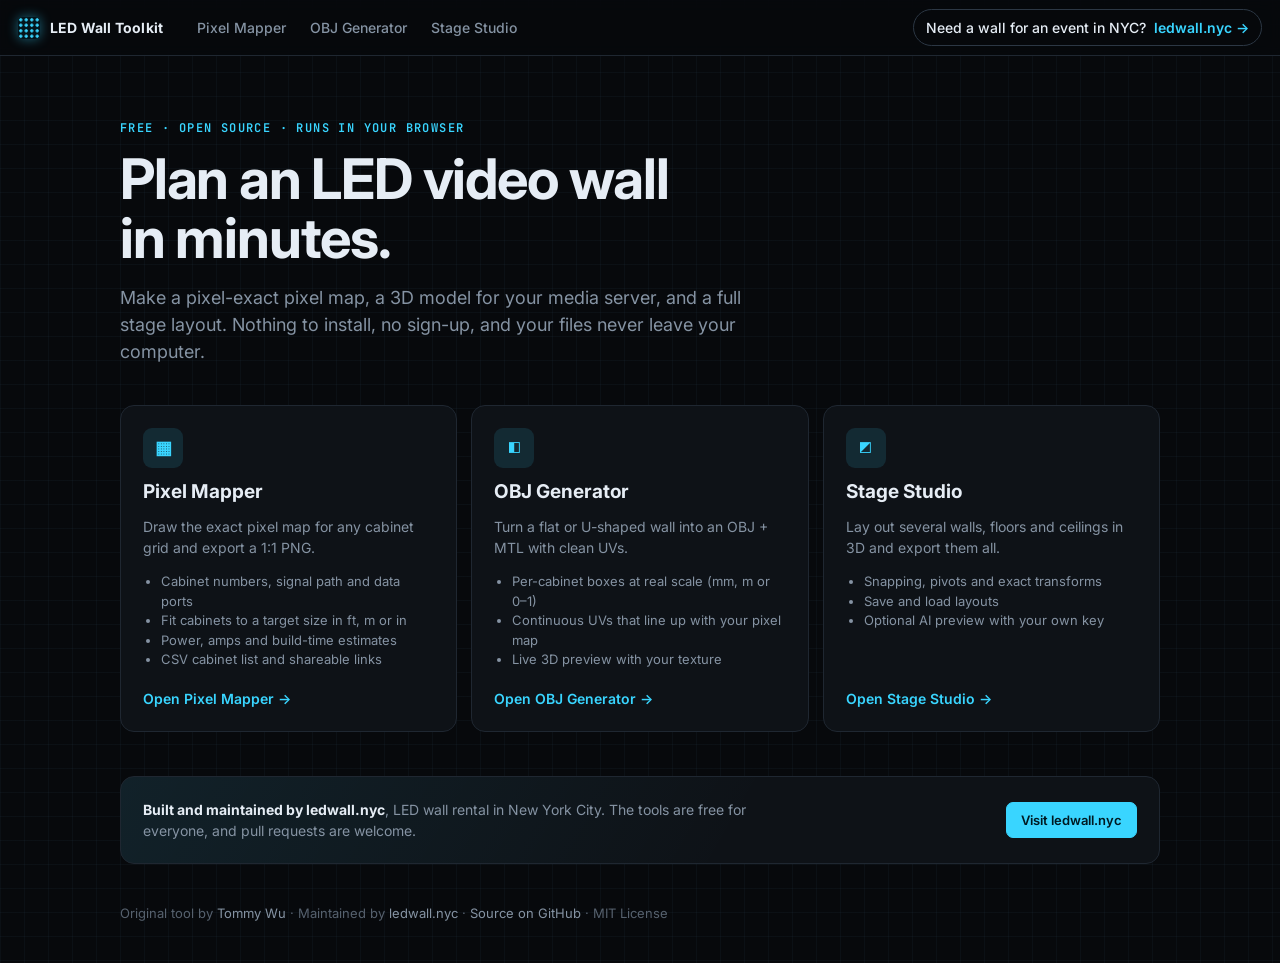
<file: index.html>
<!doctype html>
<html lang="en">
<head>
  <meta charset="utf-8">
  <meta name="viewport" content="width=device-width, initial-scale=1">
  <title>LED Wall Toolkit · free pixel mapper &amp; 3D tools</title>
  <meta name="description" content="Free, open-source browser tools for LED video walls: pixel-exact pixel maps, OBJ/MTL models for media servers, and a 3D stage layout studio. No install, no sign-up.">
  <link rel="stylesheet" href="assets/theme.css">
  <script src="assets/embed.js" defer></script>
  <style>
    main { max-width: 1080px; margin: 0 auto; padding: 64px 20px 40px; }
    .eyebrow { font: 600 12px var(--mono); letter-spacing: 1.4px; color: var(--accent); text-transform: uppercase; }
    h1 { font-size: clamp(34px, 5vw, 56px); line-height: 1.05; letter-spacing: -1.2px; margin: 14px 0 16px; }
    .lede { font-size: 18px; color: var(--muted); max-width: 640px; margin: 0 0 40px; }
    .tools { display: grid; grid-template-columns: repeat(auto-fit, minmax(280px, 1fr)); gap: 14px; }
    .tool {
      display: flex; flex-direction: column; gap: 10px; padding: 22px; color: var(--text);
      background: var(--panel); border: 1px solid var(--line); border-radius: 14px; transition: 0.15s;
    }
    .tool:hover { border-color: var(--accent); transform: translateY(-2px); text-decoration: none; }
    .tool h2 { margin: 0; font-size: 19px; }
    .tool p { margin: 0; color: var(--muted); }
    .tool ul { margin: 4px 0 0; padding-left: 18px; color: var(--muted); font-size: 13px; }
    .tool .go { margin-top: auto; padding-top: 8px; color: var(--accent); font-weight: 600; }
    .icon { width: 40px; height: 40px; border-radius: 9px; background: var(--accent-soft); display: grid; place-items: center; color: var(--accent); font: 600 18px var(--mono); }
    .band {
      margin-top: 44px; padding: 22px; border-radius: 14px; border: 1px solid var(--line);
      background: linear-gradient(120deg, rgba(57,213,255,0.08), transparent 60%), var(--panel);
      display: flex; flex-wrap: wrap; gap: 14px; align-items: center; justify-content: space-between;
    }
    .band p { margin: 0; color: var(--muted); max-width: 620px; }
    .band strong { color: var(--text); }
    footer { max-width: 1080px; margin: 0 auto; padding: 0 20px 40px; color: var(--faint); font-size: 13px; }
    footer a { color: var(--muted); }
  </style>
</head>
<body>
<header class="topbar">
  <a class="brand" href="index.html"><span class="brand-mark"></span>LED Wall Toolkit</a>
  <nav class="nav">
    <a href="pixel-mapper.html">Pixel Mapper</a>
    <a href="obj-generator.html">OBJ Generator</a>
    <a href="stage-studio.html">Stage Studio</a>
  </nav>
  <span class="spacer"></span>
  <a class="cta" href="https://ledwall.nyc/contact?utm_source=github&utm_medium=toolkit&utm_campaign=toolkit-home" target="_blank" rel="noopener"><span>Need a wall for an event in NYC?</span> <b>ledwall.nyc →</b></a>
</header>

<main>
  <div class="eyebrow">Free · open source · runs in your browser</div>
  <h1>Plan an LED video wall<br>in minutes.</h1>
  <p class="lede">Make a pixel-exact pixel map, a 3D model for your media server, and a full stage layout. Nothing to install, no sign-up, and your files never leave your computer.</p>

  <div class="tools">
    <a class="tool" href="pixel-mapper.html">
      <div class="icon">▦</div>
      <h2>Pixel Mapper</h2>
      <p>Draw the exact pixel map for any cabinet grid and export a 1:1 PNG.</p>
      <ul>
        <li>Cabinet numbers, signal path and data ports</li>
        <li>Fit cabinets to a target size in ft, m or in</li>
        <li>Power, amps and build-time estimates</li>
        <li>CSV cabinet list and shareable links</li>
      </ul>
      <span class="go">Open Pixel Mapper →</span>
    </a>
    <a class="tool" href="obj-generator.html">
      <div class="icon">◧</div>
      <h2>OBJ Generator</h2>
      <p>Turn a flat or U-shaped wall into an OBJ + MTL with clean UVs.</p>
      <ul>
        <li>Per-cabinet boxes at real scale (mm, m or 0–1)</li>
        <li>Continuous UVs that line up with your pixel map</li>
        <li>Live 3D preview with your texture</li>
      </ul>
      <span class="go">Open OBJ Generator →</span>
    </a>
    <a class="tool" href="stage-studio.html">
      <div class="icon">◩</div>
      <h2>Stage Studio</h2>
      <p>Lay out several walls, floors and ceilings in 3D and export them all.</p>
      <ul>
        <li>Snapping, pivots and exact transforms</li>
        <li>Save and load layouts</li>
        <li>Optional AI preview with your own key</li>
      </ul>
      <span class="go">Open Stage Studio →</span>
    </a>
  </div>

  <div class="band">
    <p><strong>Built and maintained by ledwall.nyc</strong>, LED wall rental in New York City. The tools are free for everyone, and pull requests are welcome.</p>
    <a class="btn primary" href="https://ledwall.nyc/?utm_source=github&utm_medium=toolkit&utm_campaign=toolkit-home" target="_blank" rel="noopener">Visit ledwall.nyc</a>
  </div>
</main>

<footer>
  Original tool by <a href="https://github.com/tommywu-01" target="_blank" rel="noopener">Tommy Wu</a> · Maintained by <a href="https://ledwall.nyc/?utm_source=github&utm_medium=toolkit&utm_campaign=toolkit-home" target="_blank" rel="noopener">ledwall.nyc</a> · <a href="https://github.com/tommywu-01/led-wall-toolkit">Source on GitHub</a> · MIT License
</footer>
</body>
</html>
</file>
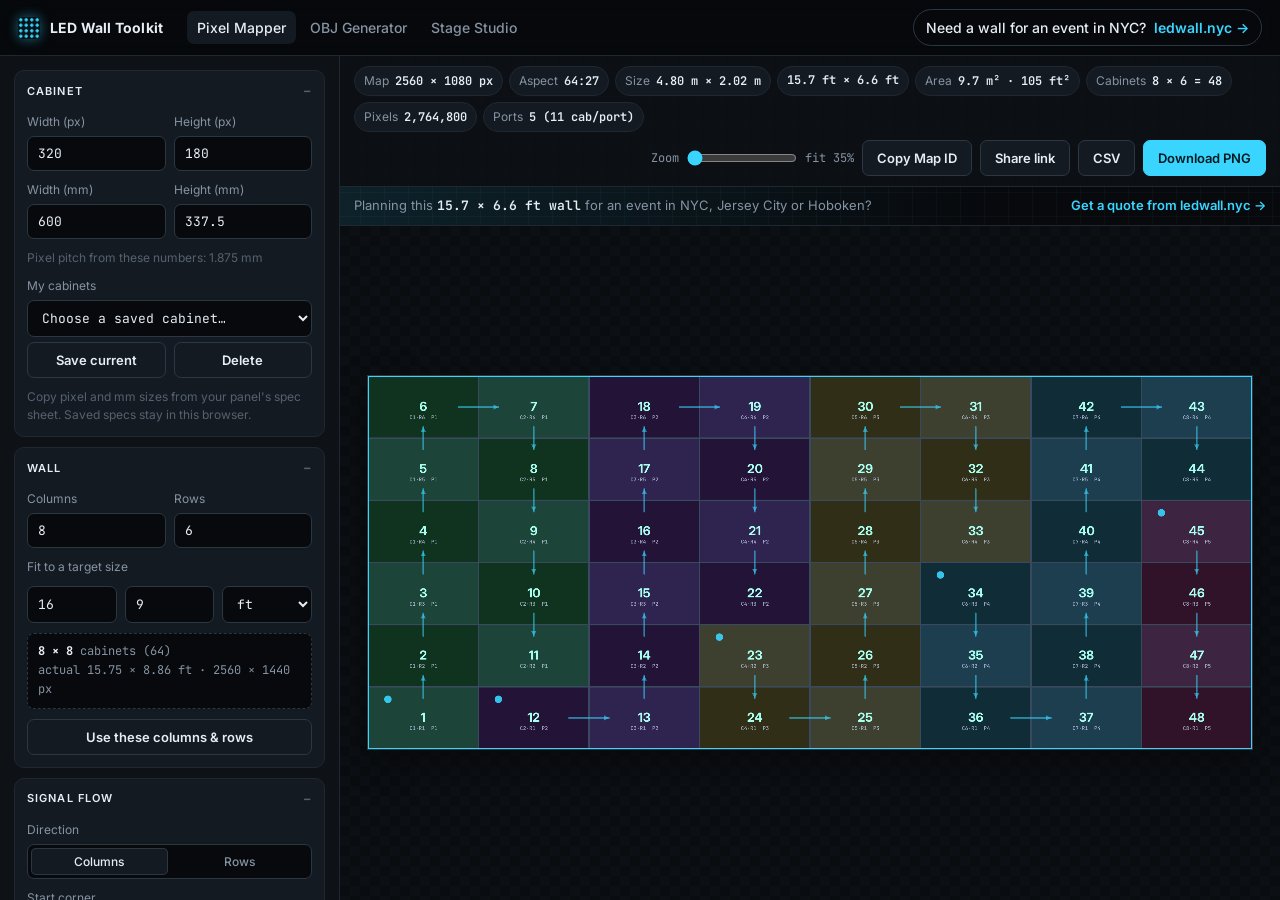
<file: pixel-mapper.html>
<!doctype html>
<html lang="en">
<head>
  <meta charset="utf-8">
  <meta name="viewport" content="width=device-width, initial-scale=1">
  <title>Pixel Mapper · LED Wall Toolkit</title>
  <meta name="description" content="Free browser tool that draws a pixel-exact LED wall map: cabinet grid, numbering, signal flow, data ports, power and build time. Export a 1:1 PNG for your media server.">
  <link rel="stylesheet" href="assets/theme.css">
  <script src="assets/embed.js" defer></script>
  <style>
    .viewport {
      flex: 1; overflow: auto; display: grid; place-items: center; padding: 28px;
      background:
        conic-gradient(#0c0f13 25%, #0a0d10 0 50%, #0c0f13 0 75%, #0a0d10 0) 0 0 / 20px 20px;
    }
    .viewport.zoomed { place-items: start; }
    #map { display: block; box-shadow: 0 0 0 1px var(--line-strong), var(--shadow); image-rendering: auto; }
    .viewport.zoomed #map { image-rendering: pixelated; }
    .calc-out { font: 12px/1.6 var(--mono); color: var(--muted); background: var(--bg); border: 1px dashed var(--line-strong); border-radius: var(--radius-sm); padding: 8px 10px; }
    .calc-out b { color: var(--text); }
    .logo-row { display: flex; gap: 8px; align-items: center; }
    .logo-row img { max-height: 34px; max-width: 120px; border-radius: 4px; background: var(--bg); padding: 3px; }
    .warn { color: var(--warn); font-size: 12px; margin: 0; }
    .zoom { display: inline-flex; align-items: center; gap: 6px; color: var(--muted); font: 12px var(--mono); }
    .zoom input { width: 110px; }
    .quote {
      display: flex; flex-wrap: wrap; gap: 6px 14px; align-items: center; justify-content: space-between;
      padding: 9px 14px; border-bottom: 1px solid var(--line); color: var(--muted); font-size: 13px;
      background: linear-gradient(90deg, var(--accent-soft), transparent 70%);
    }
    .quote:hover { text-decoration: none; color: var(--text); }
    .quote b { color: var(--text); font-family: var(--mono); font-weight: 600; }
    .quote-go { color: var(--accent); font-weight: 600; white-space: nowrap; }
  </style>
</head>
<body>
<header class="topbar">
  <a class="brand" href="index.html"><span class="brand-mark"></span>LED Wall Toolkit</a>
  <nav class="nav">
    <a href="pixel-mapper.html" aria-current="page">Pixel Mapper</a>
    <a href="obj-generator.html">OBJ Generator</a>
    <a href="stage-studio.html">Stage Studio</a>
  </nav>
  <span class="spacer"></span>
  <a class="cta" href="https://ledwall.nyc/contact?utm_source=github&utm_medium=toolkit&utm_campaign=pixel-mapper" target="_blank" rel="noopener"><span>Need a wall for an event in NYC?</span> <b>ledwall.nyc →</b></a>
</header>

<div class="app">
  <aside class="sidebar">
    <form id="controls" autocomplete="off" onsubmit="return false">

      <details class="group" open>
        <summary>Cabinet</summary>
        <div class="group-body">
          <div class="row2">
            <label class="field"><span>Width (px)</span><input type="number" id="cabPxW" value="320" min="1"></label>
            <label class="field"><span>Height (px)</span><input type="number" id="cabPxH" value="180" min="1"></label>
          </div>
          <div class="row2">
            <label class="field"><span>Width (mm)</span><input type="number" id="cabMmW" value="600" min="1" step="0.1"></label>
            <label class="field"><span>Height (mm)</span><input type="number" id="cabMmH" value="337.5" min="1" step="0.1"></label>
          </div>
          <p class="hint" id="pitchHint"></p>
          <div class="field"><span>My cabinets</span>
            <select id="presetSel" aria-label="Saved cabinets"><option value="">Choose a saved cabinet…</option></select>
            <div class="row2">
              <button type="button" class="btn" id="presetSave">Save current</button>
              <button type="button" class="btn ghost danger" id="presetDel" hidden>Delete</button>
            </div>
          </div>
          <p class="hint">Copy pixel and mm sizes from your panel's spec sheet. Saved specs stay in this browser.</p>
        </div>
      </details>

      <details class="group" open>
        <summary>Wall</summary>
        <div class="group-body">
          <div class="row2">
            <label class="field"><span>Columns</span><input type="number" id="cols" value="8" min="1"></label>
            <label class="field"><span>Rows</span><input type="number" id="rows" value="6" min="1"></label>
          </div>
          <div class="label">Fit to a target size</div>
          <div class="row3">
            <input type="number" id="targetW" value="16" min="0.1" step="0.1" aria-label="Target width">
            <input type="number" id="targetH" value="9" min="0.1" step="0.1" aria-label="Target height">
            <select id="targetUnit" aria-label="Unit"><option value="ft">ft</option><option value="m">m</option><option value="in">in</option></select>
          </div>
          <div class="calc-out" id="fitOut"></div>
          <button type="button" class="btn block" id="applyFit">Use these columns &amp; rows</button>
        </div>
      </details>

      <details class="group" open>
        <summary>Signal flow</summary>
        <div class="group-body">
          <div class="field"><span>Direction</span>
            <div class="seg" data-for="flowDir">
              <button type="button" data-v="cols">Columns</button>
              <button type="button" data-v="rows">Rows</button>
            </div>
            <input type="hidden" id="flowDir" value="cols">
          </div>
          <div class="field"><span>Start corner</span>
            <div class="seg" data-for="startCorner">
              <button type="button" data-v="bl">↙ BL</button>
              <button type="button" data-v="tl">↖ TL</button>
              <button type="button" data-v="tr">↗ TR</button>
              <button type="button" data-v="br">↘ BR</button>
            </div>
            <input type="hidden" id="startCorner" value="bl">
          </div>
          <label class="check"><input type="checkbox" id="serpentine" checked> Serpentine (snake)</label>
          <label class="check"><input type="checkbox" id="showPath" checked> Draw data path</label>
          <label class="field"><span>Pixels per data port (0 = off)</span><input type="number" id="portCap" value="650000" min="0" step="1000"></label>
          <p class="hint">Cabinets are split into ports in signal order. 650,000 px is a typical 1 Gb port at 60 Hz; check your processor's spec sheet.</p>
        </div>
      </details>

      <details class="group">
        <summary>Look</summary>
        <div class="group-body">
          <div class="row2">
            <label class="field"><span>Background</span><input type="color" id="bgColor" value="#0b0e13"></label>
            <label class="field"><span>Alternate cabinet</span><input type="color" id="altColor" value="#1a2230"></label>
          </div>
          <div class="row2">
            <label class="field"><span>Grid lines</span><input type="color" id="lineColor" value="#3a4a5e"></label>
            <label class="field"><span>Line width (px)</span><input type="number" id="lineSize" value="2" min="0" max="20"></label>
          </div>
          <div class="row2">
            <label class="field"><span>Numbers</span><input type="color" id="numColor" value="#a9ffef"></label>
            <label class="field"><span>Text</span><input type="color" id="textColor" value="#d5e1ff"></label>
          </div>
          <label class="field"><span>Overlay colour</span><input type="color" id="overlayColor" value="#39d5ff"></label>
          <label class="check"><input type="checkbox" id="showNumbers" checked> Cabinet numbers</label>
          <label class="check"><input type="checkbox" id="showRes"> Total resolution in the centre</label>
          <label class="check"><input type="checkbox" id="ovOutline" checked> Outline</label>
          <label class="check"><input type="checkbox" id="ovCircle"> Circle</label>
          <label class="check"><input type="checkbox" id="ovCross"> Diagonal cross</label>
          <label class="check"><input type="checkbox" id="coordsPx"> Corner coordinates (px)</label>
          <label class="check"><input type="checkbox" id="coordsPhys"> Corner coordinates (physical)</label>
          <div class="seg" data-for="physUnit">
            <button type="button" data-v="m">Metres</button>
            <button type="button" data-v="ft">Feet</button>
          </div>
          <input type="hidden" id="physUnit" value="m">
        </div>
      </details>

      <details class="group">
        <summary>Title &amp; logo</summary>
        <div class="group-body">
          <label class="field"><span>Screen name</span><input type="text" id="screenName" value="" placeholder="e.g. Main stage"></label>
          <label class="field"><span>Show / company</span><input type="text" id="company" value="" placeholder="optional"></label>
          <div class="field"><span>Logo</span>
            <div class="logo-row">
              <input type="file" id="logoFile" accept="image/*" hidden>
              <button type="button" class="btn" id="logoPick">Choose image</button>
              <button type="button" class="btn ghost danger" id="logoClear" hidden>Remove</button>
              <img id="logoPreview" alt="" hidden>
            </div>
          </div>
          <label class="field"><span>Size <b id="brandScaleOut" style="font-family:var(--mono)">1.00×</b></span><input type="range" id="brandScale" value="1" min="0.5" max="2" step="0.05"></label>
          <label class="check"><input type="checkbox" id="showBrand" checked> Draw title &amp; logo on the map</label>
        </div>
      </details>

      <details class="group">
        <summary>Power &amp; build time</summary>
        <div class="group-body">
          <div class="row2">
            <label class="field"><span>Max W / cabinet</span><input type="number" id="cabWatts" value="200" min="0"></label>
            <label class="field"><span>Brightness %</span><input type="number" id="brightness" value="100" min="0" max="100" step="5"></label>
          </div>
          <dl class="kv" id="powerOut"></dl>
          <div class="row2">
            <label class="field"><span>Cabinets / hour</span><input type="number" id="buildRate" value="16" min="1"></label>
            <label class="field"><span>Hours / day</span><input type="number" id="dayHours" value="8" min="1" max="24"></label>
          </div>
          <dl class="kv" id="buildOut"></dl>
          <p class="hint">Rough planning numbers. Use the processor and cabinet spec sheets and a licensed electrician for real power plans.</p>
        </div>
      </details>

      <details class="group">
        <summary>Share &amp; restore</summary>
        <div class="group-body">
          <label class="check"><input type="checkbox" id="showMapId"> Print the Map ID on the map</label>
          <label class="field"><span>Paste a Map ID or share link</span><textarea id="mapIdIn" placeholder="…"></textarea></label>
          <div class="row2">
            <button type="button" class="btn" id="applyId">Apply</button>
            <button type="button" class="btn ghost danger" id="resetAll">Reset all</button>
          </div>
        </div>
      </details>

      <p class="credit">Free &amp; open source · maintained by <a href="https://ledwall.nyc/?utm_source=github&utm_medium=toolkit&utm_campaign=pixel-mapper" target="_blank" rel="noopener">ledwall.nyc</a>, LED wall rental in NYC · original tool by <a href="https://github.com/tommywu-01" target="_blank" rel="noopener">Tommy Wu</a> · <a href="https://github.com/tommywu-01/led-wall-toolkit">source</a></p>
    </form>
  </aside>

  <section class="stage">
    <div class="toolbar">
      <div class="stats" id="stats"></div>
      <span class="spacer"></span>
      <label class="zoom" title="Preview zoom">Zoom <input type="range" id="zoom" min="0" max="400" value="0" step="5"> <span id="zoomOut">fit</span></label>
      <button type="button" class="btn" id="copyId">Copy Map ID</button>
      <button type="button" class="btn" id="copyLink">Share link</button>
      <button type="button" class="btn" id="dlCsv">CSV</button>
      <button type="button" class="btn primary" id="dlPng">Download PNG</button>
    </div>
    <a class="quote" id="quote" href="https://ledwall.nyc/contact?utm_source=github&utm_medium=toolkit&utm_campaign=pixel-mapper" target="_blank" rel="noopener">
      <span>Planning this <b id="quoteSize">wall</b> for an event in NYC, Jersey City or Hoboken?</span>
      <span class="quote-go">Get a quote from ledwall.nyc →</span>
    </a>
    <div class="viewport" id="viewport"><canvas id="map"></canvas></div>
  </section>
</div>
<div class="toast" id="toast" role="status"></div>

<script>
(() => {
  'use strict';

  const STORE = 'ledToolkit.pixelMapper.v2';
  const LOGO_STORE = 'ledToolkit.pixelMapper.logo';
  const MAX_SIDE = 16384;          // safe canvas side across browsers
  const MAX_AREA = 16384 * 8192;   // safe canvas area across browsers
  const MM_PER_FT = 304.8;
  const MM_PER_IN = 25.4;
  const FONT = '"Inter", system-ui, -apple-system, "Segoe UI", Arial, sans-serif';
  const MONO = '"JetBrains Mono", ui-monospace, Menlo, Consolas, monospace';

  const $ = (id) => document.getElementById(id);
  const canvas = $('map');
  const ctx = canvas.getContext('2d', { alpha: false });
  const form = $('controls');

  // Every persisted setting is a form control with this id.
  const KEYS = [
    'cabPxW', 'cabPxH', 'cabMmW', 'cabMmH', 'cols', 'rows',
    'flowDir', 'startCorner', 'serpentine', 'showPath', 'portCap',
    'bgColor', 'altColor', 'lineColor', 'lineSize', 'numColor', 'textColor', 'overlayColor',
    'showNumbers', 'showRes', 'ovOutline', 'ovCircle', 'ovCross', 'coordsPx', 'coordsPhys', 'physUnit',
    'screenName', 'company', 'brandScale', 'showBrand',
    'cabWatts', 'brightness', 'buildRate', 'dayHours', 'showMapId'
  ];
  const DEFAULTS = Object.fromEntries(KEYS.map((k) => {
    const el = $(k);
    return [k, el.type === 'checkbox' ? el.defaultChecked : el.defaultValue];
  }));

  let logo = null;      // HTMLImageElement
  let logoURL = null;   // data URL, persisted

  // ---------- settings ----------
  function read() {
    const s = {};
    for (const k of KEYS) {
      const el = $(k);
      if (el.type === 'checkbox') s[k] = el.checked;
      else if (el.type === 'number' || el.type === 'range') s[k] = Number(el.value);
      else s[k] = el.value;
    }
    const posInt = (v, d) => (Number.isFinite(v) && v >= 1 ? Math.round(v) : d);
    const pos = (v, d) => (Number.isFinite(v) && v > 0 ? v : d);
    s.cabPxW = posInt(s.cabPxW, 1); s.cabPxH = posInt(s.cabPxH, 1);
    s.cols = posInt(s.cols, 1); s.rows = posInt(s.rows, 1);
    s.cabMmW = pos(s.cabMmW, 1); s.cabMmH = pos(s.cabMmH, 1);
    s.lineSize = Math.max(0, Math.round(s.lineSize) || 0);
    s.portCap = Math.max(0, Math.round(s.portCap) || 0);
    s.brandScale = pos(s.brandScale, 1);
    s.cabWatts = Math.max(0, s.cabWatts || 0);
    s.brightness = Math.min(100, Math.max(0, Number.isFinite(s.brightness) ? s.brightness : 100));
    s.buildRate = pos(s.buildRate, 16); s.dayHours = pos(s.dayHours, 8);
    return s;
  }

  // Map IDs from the original tool used other key names; translate them.
  function migrate(s) {
    const out = { ...s };
    const rename = { cabPhysW: 'cabMmW', cabPhysH: 'cabMmH', artist: 'company', brandingScale: 'brandScale',
      showInfoText: 'showBrand', overlayCircle: 'ovCircle', overlayOutline: 'ovOutline', overlayX: 'ovCross',
      outlineColor: 'overlayColor', showCoords: 'coordsPx', showCoordsPhys: 'coordsPhys', cabPower: 'cabWatts',
      brightnessLevel: 'brightness', showPixelID: 'showMapId', showTotalRes: 'showRes' };
    for (const [from, to] of Object.entries(rename)) if (from in out && !(to in out)) out[to] = out[from];
    if (out.pattern) {
      // Old patterns were all column-first.
      out.flowDir = 'cols';
      out.serpentine = out.pattern === 'snake-bottom';
      if (out.pattern === 'ltr-top-down') {
        const flipV = { bl: 'tl', tl: 'bl', br: 'tr', tr: 'br' };
        out.startCorner = flipV[out.startCorner || 'bl'];
      }
    }
    return out;
  }

  function apply(s) {
    s = migrate(s);
    for (const k of KEYS) {
      if (!(k in s)) continue;
      const el = $(k);
      if (el.type === 'checkbox') el.checked = !!s[k];
      else el.value = s[k];
    }
    syncSegs();
  }

  const encode = (s) => btoa(unescape(encodeURIComponent(JSON.stringify(s))))
    .replace(/\+/g, '-').replace(/\//g, '_').replace(/=+$/, '');
  function decode(str) {
    try {
      let t = String(str).trim();
      const hash = t.indexOf('#map=');
      if (hash >= 0) t = t.slice(hash + 5);
      t = t.replace(/\s+/g, '').replace(/-/g, '+').replace(/_/g, '/');
      if (t.length % 4) t += '='.repeat(4 - (t.length % 4));
      const obj = JSON.parse(decodeURIComponent(escape(atob(t))));
      return obj && typeof obj === 'object' ? obj : null;
    } catch { return null; }
  }

  const store = {
    get(k) { try { return localStorage.getItem(k); } catch { return null; } },
    set(k, v) { try { localStorage.setItem(k, v); } catch { /* storage full or blocked */ } },
    del(k) { try { localStorage.removeItem(k); } catch { /* blocked */ } }
  };

  // ---------- segmented buttons ----------
  function syncSegs() {
    document.querySelectorAll('.seg[data-for]').forEach((seg) => {
      const v = $(seg.dataset.for).value;
      seg.querySelectorAll('button').forEach((b) => b.setAttribute('aria-pressed', String(b.dataset.v === v)));
    });
  }
  document.querySelectorAll('.seg[data-for]').forEach((seg) => {
    seg.addEventListener('click', (e) => {
      const b = e.target.closest('button[data-v]');
      if (!b) return;
      $(seg.dataset.for).value = b.dataset.v;
      syncSegs();
      form.dispatchEvent(new Event('change'));
    });
  });

  // ---------- geometry ----------
  // Returns cabinets in signal order as {col,row} with row 0 at the TOP.
  function signalOrder(s) {
    const { cols, rows, flowDir, startCorner, serpentine } = s;
    const fromRight = startCorner === 'br' || startCorner === 'tr';
    const fromTop = startCorner === 'tl' || startCorner === 'tr';
    const col = (i) => (fromRight ? cols - 1 - i : i);
    const row = (j) => (fromTop ? j : rows - 1 - j);
    const out = [];
    if (flowDir === 'rows') {
      for (let j = 0; j < rows; j++) {
        for (let k = 0; k < cols; k++) {
          const i = serpentine && j % 2 ? cols - 1 - k : k;
          out.push({ col: col(i), row: row(j) });
        }
      }
    } else {
      for (let i = 0; i < cols; i++) {
        for (let k = 0; k < rows; k++) {
          const j = serpentine && i % 2 ? rows - 1 - k : k;
          out.push({ col: col(i), row: row(j) });
        }
      }
    }
    return out;
  }

  // Splits the signal order into ports by pixel budget.
  function assignPorts(order, s) {
    const per = s.cabPxW * s.cabPxH;
    if (!s.portCap) return { ports: 0, perPort: [], overflow: false };
    const cabsPerPort = Math.floor(s.portCap / per);
    if (cabsPerPort < 1) return { ports: 0, perPort: [], overflow: true };
    order.forEach((c, n) => { c.port = Math.floor(n / cabsPerPort) + 1; });
    const ports = Math.ceil(order.length / cabsPerPort);
    return { ports, cabsPerPort, overflow: false };
  }

  const portHue = (p) => (p * 137.508) % 360; // golden-angle spread

  // ---------- drawing ----------
  function fmtLen(mm, unit, digits) {
    return unit === 'ft' ? `${(mm / MM_PER_FT).toFixed(digits ?? 2)} ft` : `${(mm / 1000).toFixed(digits ?? 3)} m`;
  }

  function draw(g, s, order, portInfo) {
    const W = s.cabPxW * s.cols;
    const H = s.cabPxH * s.rows;
    const cw = s.cabPxW, ch = s.cabPxH;
    const small = Math.min(cw, ch);

    g.fillStyle = s.bgColor;
    g.fillRect(0, 0, W, H);

    const index = new Map();
    order.forEach((c, n) => index.set(c.row * s.cols + c.col, { n: n + 1, port: c.port }));

    const numSize = Math.max(Math.round(small * 0.2), 10);
    const tagSize = Math.max(Math.round(small * 0.085), 8);
    const coordSize = Math.max(Math.round(small * 0.065), 8);

    for (let r = 0; r < s.rows; r++) {
      for (let c = 0; c < s.cols; c++) {
        const x = c * cw, y = r * ch;
        const info = index.get(r * s.cols + c);
        if ((r + c) % 2) { g.fillStyle = s.altColor; g.fillRect(x, y, cw, ch); }
        if (portInfo.ports && info.port) {
          g.fillStyle = `hsla(${portHue(info.port)}, 85%, 55%, 0.16)`;
          g.fillRect(x, y, cw, ch);
        }
        if (s.lineSize > 0) {
          g.strokeStyle = s.lineColor;
          g.lineWidth = s.lineSize;
          g.strokeRect(x + s.lineSize / 2, y + s.lineSize / 2, cw - s.lineSize, ch - s.lineSize);
        }
        if (s.showNumbers) {
          g.fillStyle = s.numColor;
          g.font = `700 ${numSize}px ${FONT}`;
          g.textAlign = 'center'; g.textBaseline = 'middle';
          g.fillText(String(info.n), x + cw / 2, y + ch / 2);
          g.font = `600 ${tagSize}px ${MONO}`;
          g.fillStyle = s.textColor;
          g.globalAlpha = 0.7;
          const tag = `C${c + 1}·R${s.rows - r}` + (portInfo.ports ? `  P${info.port}` : '');
          g.fillText(tag, x + cw / 2, y + ch / 2 + numSize * 0.85);
          g.globalAlpha = 1;
        }
        if (s.coordsPx || s.coordsPhys) drawCorners(g, s, x, y, cw, ch, coordSize, H);
      }
    }

    if (s.showPath && order.length > 1) drawPath(g, s, order);

    g.strokeStyle = s.overlayColor;
    g.lineWidth = Math.max(2, Math.round(Math.min(W, H) / 400));
    const lw = g.lineWidth;
    if (s.ovOutline) g.strokeRect(lw / 2, lw / 2, W - lw, H - lw);
    if (s.ovCross) {
      g.beginPath(); g.moveTo(0, 0); g.lineTo(W, H); g.moveTo(W, 0); g.lineTo(0, H); g.stroke();
    }
    if (s.ovCircle) {
      g.beginPath(); g.arc(W / 2, H / 2, Math.min(W, H) / 2 - lw, 0, Math.PI * 2); g.stroke();
    }

    if (s.showBrand) drawBrand(g, s, W, H);

    if (s.showRes) {
      const size = Math.max(Math.round(Math.min(W, H) * 0.06), 16);
      label(g, `${W} × ${H}`, W / 2, H / 2, `700 ${size}px ${MONO}`, s.textColor);
    }

    if (s.showMapId) {
      const size = Math.max(Math.round(W * 0.007), 9);
      g.font = `${size}px ${MONO}`;
      g.fillStyle = s.textColor;
      g.textAlign = 'center'; g.textBaseline = 'alphabetic';
      g.fillText(`MAP ID ${encode(s)}`, W / 2, H - size * 0.8, W - size * 2);
    }
  }

  function drawCorners(g, s, x, y, cw, ch, size, H) {
    g.font = `${size}px ${MONO}`;
    g.fillStyle = s.textColor;
    const pad = Math.max(Math.round(size * 0.4), 3);
    const pts = [
      [x, y, 'left', 'top'], [x + cw, y, 'right', 'top'],
      [x, y + ch, 'left', 'bottom'], [x + cw, y + ch, 'right', 'bottom']
    ];
    for (const [px, py, align, base] of pts) {
      g.textAlign = align; g.textBaseline = base;
      const dx = align === 'left' ? pad : -pad;
      const dy = base === 'top' ? pad : -pad;
      let line = 0;
      if (s.coordsPx) { g.fillText(`${px},${py}`, px + dx, py + dy); line = size + 2; }
      if (s.coordsPhys) {
        const mmX = (px / s.cabPxW) * s.cabMmW;
        const mmY = ((H - py) / s.cabPxH) * s.cabMmH; // physical origin at bottom-left
        const d = s.physUnit === 'ft' ? 2 : 3;
        const k = s.physUnit === 'ft' ? MM_PER_FT : 1000;
        g.fillText(`${(mmX / k).toFixed(d)},${(mmY / k).toFixed(d)}${s.physUnit}`, px + dx, py + dy + (base === 'top' ? line : -line));
      }
    }
  }

  function drawPath(g, s, order) {
    const cw = s.cabPxW, ch = s.cabPxH;
    const pts = order.map((c) => [c.col * cw + cw / 2, c.row * ch + ch / 2]);
    const w = Math.max(2, Math.round(Math.min(cw, ch) * 0.025));
    g.save();
    g.lineCap = 'round'; g.lineJoin = 'round';
    g.strokeStyle = s.overlayColor; g.globalAlpha = 0.55; g.lineWidth = w;
    for (let i = 1; i < pts.length; i++) {
      if (order[i].port !== order[i - 1].port) continue; // new port = new cable
      const [x0, y0] = pts[i - 1], [x1, y1] = pts[i];
      // Shorten each segment so it doesn't run over the cabinet numbers.
      const t = 0.32;
      const ax = x0 + (x1 - x0) * t, ay = y0 + (y1 - y0) * t;
      const bx = x1 - (x1 - x0) * t, by = y1 - (y1 - y0) * t;
      g.beginPath(); g.moveTo(ax, ay); g.lineTo(bx, by); g.stroke();
      const ang = Math.atan2(by - ay, bx - ax), hl = w * 3.2;
      g.beginPath();
      g.moveTo(bx, by);
      g.lineTo(bx - hl * Math.cos(ang - 0.5), by - hl * Math.sin(ang - 0.5));
      g.lineTo(bx - hl * Math.cos(ang + 0.5), by - hl * Math.sin(ang + 0.5));
      g.closePath(); g.fillStyle = s.overlayColor; g.fill();
    }
    // Mark the first cabinet of every port.
    g.globalAlpha = 0.9;
    order.forEach((c, i) => {
      if (i && c.port === order[i - 1].port) return;
      const [x, y] = pts[i];
      const r = Math.max(4, Math.min(cw, ch) * 0.06);
      g.beginPath(); g.arc(x - cw * 0.32, y - ch * 0.3, r, 0, Math.PI * 2);
      g.fillStyle = s.overlayColor; g.fill();
    });
    g.restore();
  }

  function label(g, text, x, y, font, color) {
    g.font = font;
    g.textAlign = 'center'; g.textBaseline = 'middle';
    const m = g.measureText(text);
    const h = parseInt(font.match(/(\d+)px/)[1], 10);
    g.fillStyle = 'rgba(0,0,0,0.62)';
    g.fillRect(x - m.width / 2 - h * 0.4, y - h * 0.75, m.width + h * 0.8, h * 1.5);
    g.fillStyle = color;
    g.fillText(text, x, y);
  }

  function drawBrand(g, s, W, H) {
    const title = Math.round(Math.max(W * 0.045, 24) * s.brandScale);
    const sub = Math.round(title * 0.6);
    const edge = Math.round(H * 0.07 * s.brandScale);
    if (logo && logo.complete && logo.naturalWidth) {
      const lh = Math.min(H * 0.16 * s.brandScale, title * 3);
      const lw = lh * (logo.naturalWidth / logo.naturalHeight);
      const bw = lw + title, bh = lh + title * 0.6;
      g.fillStyle = 'rgba(0,0,0,0.62)';
      g.fillRect(W / 2 - bw / 2, edge, bw, bh);
      g.drawImage(logo, W / 2 - lw / 2, edge + (bh - lh) / 2, lw, lh);
    }
    if (!s.screenName && !s.company) return;
    g.textAlign = 'center'; g.textBaseline = 'top';
    g.font = `700 ${title}px ${FONT}`;
    const tw = s.screenName ? g.measureText(s.screenName).width : 0;
    g.font = `500 ${sub}px ${FONT}`;
    const cw = s.company ? g.measureText(s.company).width : 0;
    const bh = title * 0.5 + (s.screenName ? title * 1.2 : 0) + (s.company ? sub * 1.4 : 0);
    const bw = Math.max(tw, cw) + title;
    let y = H - edge - bh;
    g.fillStyle = 'rgba(0,0,0,0.62)';
    g.fillRect(W / 2 - bw / 2, y, bw, bh);
    y += title * 0.3;
    g.fillStyle = s.textColor;
    if (s.screenName) { g.font = `700 ${title}px ${FONT}`; g.fillText(s.screenName, W / 2, y); y += title * 1.2; }
    if (s.company) { g.font = `500 ${sub}px ${FONT}`; g.fillText(s.company, W / 2, y); }
  }

  // ---------- side panels ----------
  const gcd = (a, b) => (b ? gcd(b, a % b) : a);
  function aspect(w, h) {
    const d = gcd(w, h); const a = w / d, b = h / d;
    return a <= 64 && b <= 64 ? `${a}:${b}` : `${(w / h).toFixed(2)}:1`;
  }

  function panels(s, portInfo) {
    const W = s.cabPxW * s.cols, H = s.cabPxH * s.rows;
    const mmW = s.cabMmW * s.cols, mmH = s.cabMmH * s.rows;
    const cabs = s.cols * s.rows;
    const pitchW = s.cabMmW / s.cabPxW, pitchH = s.cabMmH / s.cabPxH;
    const pitch = Math.abs(pitchW - pitchH) < 0.005 ? `${pitchW.toFixed(3)} mm` : `${pitchW.toFixed(3)} × ${pitchH.toFixed(3)} mm`;
    $('pitchHint').textContent = `Pixel pitch from these numbers: ${pitch}`;

    const chips = [
      ['Map', `${W} × ${H} px`],
      ['Aspect', aspect(W, H)],
      ['Size', `${fmtLen(mmW, 'm', 2)} × ${fmtLen(mmH, 'm', 2)}`],
      ['', `${fmtLen(mmW, 'ft', 1)} × ${fmtLen(mmH, 'ft', 1)}`],
      ['Area', `${((mmW * mmH) / 1e6).toFixed(1)} m² · ${((mmW * mmH) / (MM_PER_FT * MM_PER_FT)).toFixed(0)} ft²`],
      ['Cabinets', `${s.cols} × ${s.rows} = ${cabs}`],
      ['Pixels', (W * H).toLocaleString()]
    ];
    if (portInfo.ports) chips.push(['Ports', `${portInfo.ports} (${portInfo.cabsPerPort} cab/port)`]);
    $('stats').innerHTML = chips.map(([k, v]) => `<span class="chip">${k}<b>${v}</b></span>`).join('');
    if (portInfo.overflow) $('stats').insertAdjacentHTML('beforeend', '<span class="chip" style="color:var(--warn)">One cabinet is bigger than a port</span>');

    const maxW = s.cabWatts * cabs;
    const w = maxW * (s.brightness / 100);
    const kv = (rows) => rows.map(([k, v]) => `<dt>${k}</dt><dd>${v}</dd>`).join('');
    $('powerOut').innerHTML = kv([
      ['Max draw', `${Math.round(maxW).toLocaleString()} W`],
      [`At ${s.brightness}%`, `${Math.round(w).toLocaleString()} W`],
      ['120 V single-phase', `${(w / 120).toFixed(1)} A`],
      ['208 V 3-phase, per leg', `${(w / (Math.sqrt(3) * 208)).toFixed(1)} A`],
      ['230 V single-phase', `${(w / 230).toFixed(1)} A`],
      ['20 A / 120 V circuits (80%)', String(Math.ceil(w / (120 * 20 * 0.8)) || 0)]
    ]);
    const hours = cabs / s.buildRate;
    const h = Math.floor(hours), m = Math.round((hours - h) * 60);
    $('buildOut').innerHTML = kv([
      ['Build time', `${h}h ${String(m).padStart(2, '0')}m`],
      [`Days at ${s.dayHours} h`, `${(hours / s.dayHours).toFixed(2)} → ${Math.max(1, Math.ceil(hours / s.dayHours))}`]
    ]);
    $('brandScaleOut').textContent = `${s.brandScale.toFixed(2)}×`;
    $('quoteSize').textContent = `${(mmW / MM_PER_FT).toFixed(1)} × ${(mmH / MM_PER_FT).toFixed(1)} ft wall`;
  }

  function fitPanel() {
    const s = read();
    const k = { ft: MM_PER_FT, m: 1000, in: MM_PER_IN }[$('targetUnit').value];
    const tw = Number($('targetW').value) * k, th = Number($('targetH').value) * k;
    if (!(tw > 0 && th > 0)) { $('fitOut').textContent = 'Enter a width and height.'; return null; }
    const cols = Math.max(1, Math.round(tw / s.cabMmW));
    const rows = Math.max(1, Math.round(th / s.cabMmH));
    const u = $('targetUnit').value;
    const conv = (mm) => (mm / k).toFixed(u === 'in' ? 1 : 2);
    $('fitOut').innerHTML = `<b>${cols} × ${rows}</b> cabinets (${cols * rows})<br>` +
      `actual ${conv(cols * s.cabMmW)} × ${conv(rows * s.cabMmH)} ${u} · ${cols * s.cabPxW} × ${rows * s.cabPxH} px`;
    return { cols, rows };
  }

  // ---------- render loop ----------
  let zoom = 0; // 0 = fit
  function layout() {
    const W = canvas.width, H = canvas.height;
    const vp = $('viewport');
    let scale;
    if (zoom === 0) {
      const avail = [vp.clientWidth - 56, vp.clientHeight - 56];
      scale = Math.min(avail[0] / W, avail[1] / H, 1);
      $('zoomOut').textContent = `fit ${Math.round(scale * 100)}%`;
    } else {
      scale = zoom / 100;
      $('zoomOut').textContent = `${zoom}%`;
    }
    canvas.style.width = `${Math.max(1, Math.round(W * scale))}px`;
    canvas.style.height = `${Math.max(1, Math.round(H * scale))}px`;
    vp.classList.toggle('zoomed', zoom > 100);
  }

  let current = null;
  function render() {
    const s = read();
    const W = s.cabPxW * s.cols, H = s.cabPxH * s.rows;
    const order = signalOrder(s);
    const portInfo = assignPorts(order, s);
    panels(s, portInfo);
    if (W > MAX_SIDE || H > MAX_SIDE || W * H > MAX_AREA) {
      toast(`Map is ${W} × ${H} px, too large for a browser canvas. Split it into sections.`);
      return;
    }
    // The canvas is the exact map: 1 canvas pixel = 1 LED pixel.
    canvas.width = W; canvas.height = H;
    draw(ctx, s, order, portInfo);
    current = { s, order };
    layout();
  }

  let raf = 0, saveT = 0;
  function schedule() {
    cancelAnimationFrame(raf);
    raf = requestAnimationFrame(render);
    clearTimeout(saveT);
    saveT = setTimeout(() => store.set(STORE, JSON.stringify(read())), 400);
  }

  // ---------- actions ----------
  let toastT = 0;
  function toast(msg) {
    const t = $('toast');
    t.textContent = msg; t.classList.add('show');
    clearTimeout(toastT); toastT = setTimeout(() => t.classList.remove('show'), 2200);
  }

  const safeName = (s) => (s.screenName || 'LED_Wall').trim().replace(/[^\w-]+/g, '_').slice(0, 60);

  function download(blob, name) {
    const a = document.createElement('a');
    a.href = URL.createObjectURL(blob);
    a.download = name;
    a.click();
    setTimeout(() => URL.revokeObjectURL(a.href), 2000);
  }

  $('dlPng').addEventListener('click', () => {
    if (!current) return;
    const { s } = current;
    canvas.toBlob((blob) => {
      if (!blob) { toast('Could not create the PNG.'); return; }
      download(blob, `LED_Map_${safeName(s)}_${canvas.width}x${canvas.height}.png`);
      toast(`Saved ${canvas.width} × ${canvas.height} px PNG`);
    }, 'image/png');
  });

  $('dlCsv').addEventListener('click', () => {
    if (!current) return;
    const { s, order } = current;
    const lines = ['index,port,column,row_from_bottom,x_px,y_px,width_px,height_px'];
    order.forEach((c, n) => {
      lines.push([n + 1, c.port || '', c.col + 1, s.rows - c.row, c.col * s.cabPxW, c.row * s.cabPxH, s.cabPxW, s.cabPxH].join(','));
    });
    download(new Blob([lines.join('\n') + '\n'], { type: 'text/csv' }), `LED_Map_${safeName(s)}_cabinets.csv`);
    toast('Saved cabinet list (CSV)');
  });

  async function copy(text, done) {
    try { await navigator.clipboard.writeText(text); toast(done); }
    catch { $('mapIdIn').value = text; toast('Clipboard blocked: the text is in the Share box'); }
  }
  $('copyId').addEventListener('click', () => copy(encode(read()), 'Map ID copied'));
  $('copyLink').addEventListener('click', () => {
    const url = `${location.origin}${location.pathname}#map=${encode(read())}`; // drop ?embed=1
    copy(url, 'Share link copied');
  });

  $('applyId').addEventListener('click', () => {
    const obj = decode($('mapIdIn').value);
    if (!obj) { toast('That Map ID could not be read'); return; }
    apply(obj); schedule(); toast('Settings applied');
  });

  $('resetAll').addEventListener('click', () => {
    if (!confirm('Reset every setting and remove the logo?')) return;
    store.del(STORE); store.del(LOGO_STORE);
    setLogo(null);
    apply(DEFAULTS); fitPanel(); schedule();
    history.replaceState(null, '', location.pathname);
  });

  $('applyFit').addEventListener('click', () => {
    const r = fitPanel();
    if (!r) return;
    $('cols').value = r.cols; $('rows').value = r.rows;
    schedule(); toast(`Wall set to ${r.cols} × ${r.rows}`);
  });
  ['targetW', 'targetH', 'targetUnit'].forEach((id) => $(id).addEventListener('input', fitPanel));

  function setLogo(url) {
    logoURL = url;
    $('logoClear').hidden = !url;
    $('logoPreview').hidden = !url;
    if (!url) { logo = null; $('logoPreview').removeAttribute('src'); return; }
    $('logoPreview').src = url;
    logo = new Image();
    logo.onload = schedule;
    logo.src = url;
  }
  $('logoPick').addEventListener('click', () => $('logoFile').click());
  $('logoFile').addEventListener('change', (e) => {
    const f = e.target.files[0];
    if (!f) return;
    const r = new FileReader();
    r.onload = () => { setLogo(r.result); store.set(LOGO_STORE, r.result); };
    r.readAsDataURL(f);
    e.target.value = '';
  });
  $('logoClear').addEventListener('click', () => { setLogo(null); store.del(LOGO_STORE); schedule(); });

  $('zoom').addEventListener('input', (e) => { zoom = Number(e.target.value); layout(); });
  window.addEventListener('resize', () => { if (zoom === 0) layout(); });

  form.addEventListener('input', (e) => { if (!['targetW', 'targetH', 'targetUnit', 'mapIdIn'].includes(e.target.id)) { schedule(); fitPanel(); } });
  form.addEventListener('change', (e) => { if (!['targetW', 'targetH', 'targetUnit', 'mapIdIn', 'logoFile'].includes(e.target.id)) { schedule(); fitPanel(); } });

  // ---------- cabinet presets ----------
  const PRESET_STORE = 'ledToolkit.cabinetPresets';
  const presets = () => { try { return JSON.parse(store.get(PRESET_STORE) || '{}'); } catch { return {}; } };
  function listPresets(selected = '') {
    const sel = $('presetSel');
    sel.length = 1;
    for (const name of Object.keys(presets()).sort()) sel.add(new Option(name, name, false, name === selected));
    $('presetDel').hidden = !sel.value;
  }
  $('presetSave').addEventListener('click', () => {
    const s = read();
    const name = prompt('Name for this cabinet', `${s.cabPxW}x${s.cabPxH} px · ${s.cabMmW}x${s.cabMmH} mm`);
    if (!name) return;
    const all = presets();
    all[name.trim().slice(0, 60)] = { cabPxW: s.cabPxW, cabPxH: s.cabPxH, cabMmW: s.cabMmW, cabMmH: s.cabMmH, cabWatts: s.cabWatts };
    store.set(PRESET_STORE, JSON.stringify(all));
    listPresets(name.trim().slice(0, 60)); toast('Cabinet saved');
  });
  $('presetSel').addEventListener('change', (e) => {
    e.stopPropagation();
    const p = presets()[e.target.value];
    $('presetDel').hidden = !e.target.value;
    if (!p) return;
    apply(p); schedule(); fitPanel();
  });
  $('presetDel').addEventListener('click', () => {
    const all = presets(); delete all[$('presetSel').value];
    store.set(PRESET_STORE, JSON.stringify(all)); listPresets(); toast('Cabinet deleted');
  });
  listPresets();

  // ---------- boot ----------
  const fromHash = location.hash.startsWith('#map=') ? decode(location.hash) : null;
  const saved = store.get(STORE);
  if (fromHash) apply(fromHash);
  else if (saved) { try { apply(JSON.parse(saved)); } catch { /* ignore bad storage */ } }
  syncSegs();
  const savedLogo = store.get(LOGO_STORE);
  if (savedLogo) setLogo(savedLogo);
  fitPanel();
  // Wait for web fonts so the first map uses them.
  (document.fonts ? document.fonts.ready : Promise.resolve()).then(render);
  render();
})();
</script>
</body>
</html>
</file>
<file: assets/theme.css>
/* LED Wall Toolkit — shared theme.
   Dark "control room" look: near-black panels, one cyan accent, mono numerics. */

@import url("https://fonts.googleapis.com/css2?family=Inter:wght@400;500;600;700&family=JetBrains+Mono:wght@400;600&display=swap");

:root {
  --bg: #07090c;
  --bg-grid: rgba(120, 200, 255, 0.035);
  --panel: #0e1217;
  --panel-2: #141a21;
  --line: #1f2731;
  --line-strong: #2c3744;
  --text: #e6edf5;
  --muted: #8593a3;
  --faint: #56616e;
  --accent: #39d5ff;
  --accent-ink: #001a22;
  --accent-soft: rgba(57, 213, 255, 0.12);
  --good: #3ddc97;
  --warn: #ffb547;
  --bad: #ff5d6c;
  --radius: 10px;
  --radius-sm: 7px;
  --font: "Inter", system-ui, -apple-system, "Segoe UI", Roboto, sans-serif;
  --mono: "JetBrains Mono", ui-monospace, "SF Mono", Menlo, Consolas, monospace;
  --shadow: 0 10px 30px rgba(0, 0, 0, 0.45);
  color-scheme: dark;
}

* { box-sizing: border-box; }

html, body { margin: 0; height: 100%; }

body {
  background:
    linear-gradient(var(--bg-grid) 1px, transparent 1px) 0 0 / 24px 24px,
    linear-gradient(90deg, var(--bg-grid) 1px, transparent 1px) 0 0 / 24px 24px,
    var(--bg);
  color: var(--text);
  font: 14px/1.5 var(--font);
  -webkit-font-smoothing: antialiased;
}

a { color: var(--accent); text-decoration: none; }
a:hover { text-decoration: underline; }

/* ---------- top bar ---------- */
.topbar {
  display: flex; align-items: center; gap: 16px;
  height: 56px; padding: 0 18px;
  background: rgba(7, 9, 12, 0.85);
  backdrop-filter: blur(8px);
  border-bottom: 1px solid var(--line);
  position: sticky; top: 0; z-index: 20;
}
.brand { display: flex; align-items: center; gap: 10px; color: var(--text); font-weight: 700; letter-spacing: 0.2px; }
.brand:hover { text-decoration: none; }
.brand-mark {
  width: 22px; height: 22px; border-radius: 5px;
  background:
    radial-gradient(circle, var(--accent) 1.4px, transparent 1.6px) 0 0 / 5.5px 5.5px,
    #04141a;
  box-shadow: 0 0 12px rgba(57, 213, 255, 0.45);
}
.nav { display: flex; gap: 4px; margin-left: 8px; }
.nav a {
  color: var(--muted); padding: 6px 10px; border-radius: var(--radius-sm); font-weight: 500;
}
.nav a:hover { color: var(--text); background: var(--panel-2); text-decoration: none; }
.nav a[aria-current="page"] { color: var(--text); background: var(--panel-2); }
.topbar .spacer { flex: 1; }
.cta {
  display: inline-flex; align-items: center; gap: 8px;
  padding: 7px 12px; border-radius: 999px;
  border: 1px solid var(--line-strong); color: var(--text); font-weight: 500; white-space: nowrap;
}
.cta:hover { border-color: var(--accent); text-decoration: none; }
.cta b { color: var(--accent); font-weight: 600; }

/* ---------- app layout ---------- */
.app { display: grid; grid-template-columns: 340px 1fr; height: calc(100vh - 56px); }
.sidebar {
  overflow-y: auto; border-right: 1px solid var(--line);
  background: var(--panel); padding: 14px 14px 40px;
}
.stage { position: relative; display: flex; flex-direction: column; min-width: 0; }

/* ---------- panels & controls ---------- */
details.group { border: 1px solid var(--line); border-radius: var(--radius); background: var(--panel-2); margin-bottom: 10px; }
details.group > summary {
  list-style: none; cursor: pointer; padding: 11px 12px;
  font-size: 11px; font-weight: 600; letter-spacing: 1.1px; text-transform: uppercase; color: var(--muted);
  display: flex; align-items: center; justify-content: space-between;
}
details.group > summary::-webkit-details-marker { display: none; }
details.group > summary::after { content: "+"; font: 600 14px var(--mono); color: var(--faint); }
details.group[open] > summary::after { content: "–"; }
details.group[open] > summary { color: var(--text); }
.group-body { padding: 2px 12px 12px; display: grid; gap: 10px; }

.field { display: grid; gap: 5px; }
.field > span, .label { font-size: 12px; color: var(--muted); }
.row2 { display: grid; grid-template-columns: 1fr 1fr; gap: 8px; }
.row3 { display: grid; grid-template-columns: 1fr 1fr 1fr; gap: 8px; }

input[type="number"], input[type="text"], input[type="password"], select, textarea {
  width: 100%; padding: 8px 10px;
  background: var(--bg); color: var(--text);
  border: 1px solid var(--line-strong); border-radius: var(--radius-sm);
  font: 13px var(--mono); outline: none;
}
input[type="text"], input[type="password"], textarea { font-family: var(--font); }
textarea { min-height: 64px; resize: vertical; font: 12px var(--mono); }
input:focus, select:focus, textarea:focus { border-color: var(--accent); box-shadow: 0 0 0 3px var(--accent-soft); }
input[type="color"] {
  width: 100%; height: 34px; padding: 3px; cursor: pointer;
  background: var(--bg); border: 1px solid var(--line-strong); border-radius: var(--radius-sm);
}
input[type="range"] { width: 100%; accent-color: var(--accent); }
.check { display: flex; align-items: center; gap: 8px; font-size: 13px; cursor: pointer; }
.check input { accent-color: var(--accent); width: 15px; height: 15px; }

.seg { display: grid; grid-auto-flow: column; grid-auto-columns: 1fr; gap: 4px; background: var(--bg); padding: 3px; border-radius: var(--radius-sm); border: 1px solid var(--line-strong); }
.seg button { border: 0; background: transparent; color: var(--muted); padding: 6px 4px; border-radius: 5px; font: 500 12px var(--font); cursor: pointer; }
.seg button[aria-pressed="true"] { background: var(--panel-2); color: var(--text); box-shadow: inset 0 0 0 1px var(--line-strong); }

.btn {
  display: inline-flex; align-items: center; justify-content: center; gap: 8px;
  padding: 9px 14px; border-radius: var(--radius-sm);
  border: 1px solid var(--line-strong); background: var(--panel-2); color: var(--text);
  font: 600 13px var(--font); cursor: pointer; white-space: nowrap;
}
.btn:hover { border-color: var(--accent); }
.btn.primary { background: var(--accent); color: var(--accent-ink); border-color: var(--accent); }
.btn.primary:hover { filter: brightness(1.08); }
.btn.ghost { background: transparent; }
.btn.danger:hover { border-color: var(--bad); color: var(--bad); }
.btn.block { width: 100%; }

.hint { font-size: 12px; color: var(--faint); margin: 0; }
.kv { display: grid; grid-template-columns: 1fr auto; gap: 4px 10px; font-size: 12.5px; }
.kv dt { color: var(--muted); }
.kv dd { margin: 0; font-family: var(--mono); text-align: right; }

/* ---------- toolbar / stats ---------- */
.toolbar {
  display: flex; flex-wrap: wrap; align-items: center; gap: 8px;
  padding: 10px 14px; border-bottom: 1px solid var(--line); background: rgba(14, 18, 23, 0.8);
}
.toolbar .spacer { flex: 1; }
.stats { display: flex; flex-wrap: wrap; gap: 6px; }
.chip {
  display: inline-flex; align-items: baseline; gap: 6px;
  padding: 5px 9px; border-radius: 999px; background: var(--panel-2); border: 1px solid var(--line);
  font-size: 12px; color: var(--muted);
}
.chip b { font: 600 12px var(--mono); color: var(--text); }

.toast {
  position: fixed; left: 50%; bottom: 24px; transform: translate(-50%, 20px);
  background: var(--panel-2); border: 1px solid var(--line-strong); color: var(--text);
  padding: 10px 16px; border-radius: 999px; box-shadow: var(--shadow);
  opacity: 0; pointer-events: none; transition: 0.2s; z-index: 100; font-size: 13px;
}
.toast.show { opacity: 1; transform: translate(-50%, 0); }

/* ---------- footer credit ---------- */
.credit {
  font-size: 12px; color: var(--faint); padding: 14px 2px 0; border-top: 1px solid var(--line); margin-top: 14px;
}
.credit a { color: var(--muted); }
.credit a:hover { color: var(--accent); }

@media (max-width: 860px) {
  .app { grid-template-columns: 1fr; height: auto; }
  .sidebar { border-right: 0; border-bottom: 1px solid var(--line); max-height: none; }
  .stage { min-height: 70vh; }
  .nav { display: none; }
  .cta span { display: none; }
}
</file>
